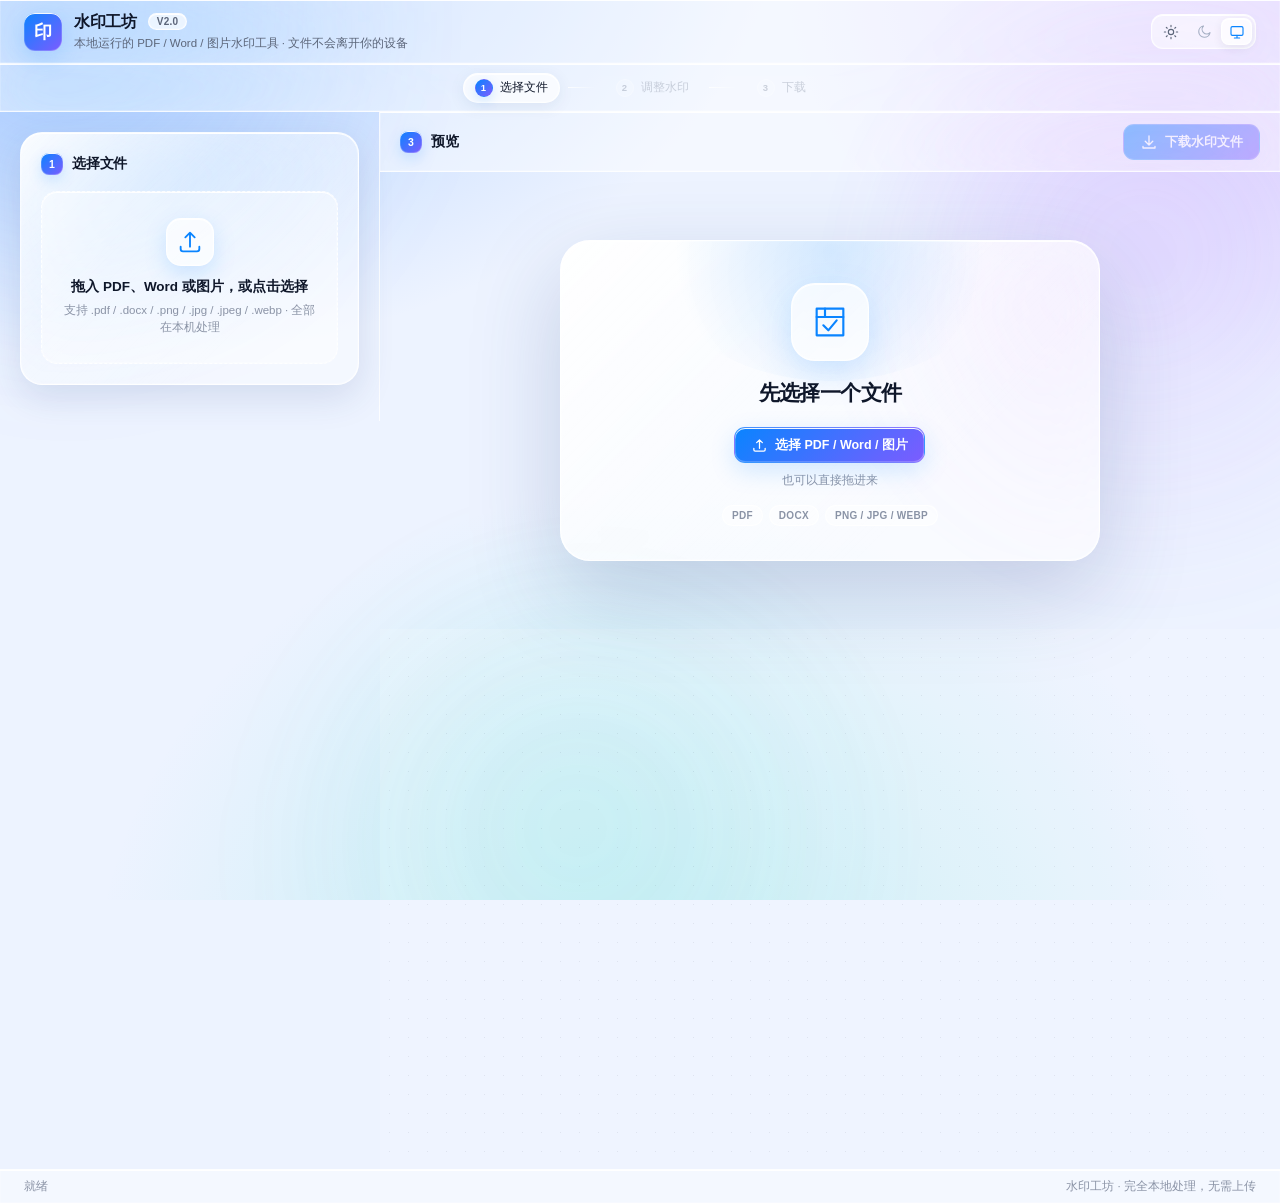
<file: 水印工坊V2.0/index.html>
<!doctype html>
<html lang="zh-CN">
<head>
  <meta charset="utf-8" />
  <meta name="viewport" content="width=device-width, initial-scale=1" />
  <script>
    (function () {
      var pref = "system";
      try { pref = localStorage.getItem("wm-theme") || "system"; } catch (e) {}
      var dark = pref === "dark" || (pref === "system" && window.matchMedia("(prefers-color-scheme: dark)").matches);
      document.documentElement.dataset.theme = dark ? "dark" : "light";
      document.documentElement.style.colorScheme = dark ? "dark" : "light";
    })();
  </script>
  <title>水印工坊 V2.0 · 本地多格式水印工具</title>
  <link rel="stylesheet" href="styles.css" />
</head>
<body>
  <div class="app">
    <div class="ambient" aria-hidden="true">
      <span class="ambient-blob blob-a"></span>
      <span class="ambient-blob blob-b"></span>
      <span class="ambient-blob blob-c"></span>
    </div>
    <div id="cursorGlow" class="cursor-glow" aria-hidden="true"></div>
    <header class="topbar">
      <div class="brand">
        <div class="brand-mark" aria-hidden="true">印</div>
        <div class="brand-text">
          <h1>水印工坊 <span class="version-badge">V2.0</span></h1>
          <p>本地运行的 PDF / Word / 图片水印工具 · 文件不会离开你的设备</p>
        </div>
      </div>
      <div class="theme-switch" id="themeSwitch" role="group" aria-label="外观模式">
        <button type="button" class="theme-btn" data-theme="light" title="白天模式" aria-label="白天模式">
          <svg viewBox="0 0 24 24" width="16" height="16" fill="none" stroke="currentColor" stroke-width="1.7" stroke-linecap="round" stroke-linejoin="round"><circle cx="12" cy="12" r="4"/><path d="M12 2v2m0 16v2M4.93 4.93l1.42 1.42m11.3 11.3 1.42 1.42M2 12h2m16 0h2M4.93 19.07l1.42-1.42m11.3-11.3 1.42-1.42"/></svg>
        </button>
        <button type="button" class="theme-btn" data-theme="dark" title="夜间模式" aria-label="夜间模式">
          <svg viewBox="0 0 24 24" width="16" height="16" fill="none" stroke="currentColor" stroke-width="1.7" stroke-linecap="round" stroke-linejoin="round"><path d="M21 12.8A8.5 8.5 0 1 1 11.2 3 6.6 6.6 0 0 0 21 12.8Z"/></svg>
        </button>
        <button type="button" class="theme-btn" data-theme="system" title="跟随系统" aria-label="跟随系统">
          <svg viewBox="0 0 24 24" width="16" height="16" fill="none" stroke="currentColor" stroke-width="1.7" stroke-linecap="round" stroke-linejoin="round"><rect x="3" y="4" width="18" height="13" rx="2"/><path d="M8 21h8m-4-4v4"/></svg>
        </button>
      </div>
    </header>

    <div class="flowbar" id="flowbar" aria-label="使用步骤">
      <div class="flow-step active" data-step="1"><span class="flow-num">1</span><span class="flow-label">选择文件</span></div>
      <span class="flow-line"></span>
      <div class="flow-step" data-step="2"><span class="flow-num">2</span><span class="flow-label">调整水印</span></div>
      <span class="flow-line"></span>
      <div class="flow-step" data-step="3"><span class="flow-num">3</span><span class="flow-label">下载</span></div>
    </div>

    <main class="layout">
      <aside class="panel">
        <!-- 文件 -->
        <section class="card">
          <div class="card-head">
            <span class="step">1</span>
            <h2>选择文件</h2>
          </div>
          <div id="dropzone" class="dropzone" tabindex="0" role="button" aria-label="选择或拖入文件">
            <input type="file" id="fileInput" accept=".pdf,.docx,.png,.jpg,.jpeg,.webp" hidden />
            <div class="dz-icon">
              <svg viewBox="0 0 24 24" width="28" height="28" fill="none" stroke="currentColor" stroke-width="1.6" stroke-linecap="round" stroke-linejoin="round">
                <path d="M12 16V4m0 0L8 8m4-4l4 4" />
                <path d="M4 16v2a2 2 0 0 0 2 2h12a2 2 0 0 0 2-2v-2" />
              </svg>
            </div>
            <p class="dz-title">拖入 PDF、Word 或图片，或点击选择</p>
            <p class="dz-hint">支持 .pdf / .docx / .png / .jpg / .jpeg / .webp · 全部在本机处理</p>
          </div>
          <div id="fileInfo" class="file-info hidden">
            <div class="file-thumb">
              <svg viewBox="0 0 24 24" width="22" height="22" fill="none" stroke="currentColor" stroke-width="1.6" stroke-linecap="round" stroke-linejoin="round">
                <path d="M14 2H6a2 2 0 0 0-2 2v16a2 2 0 0 0 2 2h12a2 2 0 0 0 2-2V8z" />
                <path d="M14 2v6h6" />
              </svg>
            </div>
            <div class="file-text">
              <div id="fileName" class="file-name">未命名文件</div>
              <div id="fileMeta" class="file-meta">—</div>
            </div>
            <button id="changeFileBtn" class="btn btn-ghost btn-sm" type="button">更换</button>
          </div>
        </section>

        <!-- 设置 -->
        <section id="settingsCard" class="card hidden">
          <div class="card-head">
            <span class="step">2</span>
            <h2>水印设置</h2>
          </div>

          <!-- 类型 -->
          <div class="seg seg-2" id="typeSeg">
            <button class="seg-btn active" data-type="text" type="button">文字水印</button>
            <button class="seg-btn" data-type="image" type="button">图片水印</button>
          </div>

          <!-- 样式预设 -->
          <div class="field">
            <label class="field-label">样式预设</label>
            <div class="chips" id="presetChips">
              <button class="chip" data-preset="default" type="button">默认浅印</button>
              <button class="chip" data-preset="confidential" type="button">机密居中</button>
              <button class="chip" data-preset="stamp" type="button">红章</button>
              <button class="chip" data-preset="diagonal" type="button">斜排平铺</button>
              <button class="chip" data-preset="light" type="button">浅色平铺</button>
            </div>
          </div>

          <!-- 通用样式（文字 / 图片共用） -->
          <div class="field">
            <div class="field-label-row">
              <label class="field-label" for="opacityRange">不透明度</label>
              <span class="value-badge">
                <input id="opacityInput" class="num-input" type="number" min="1" max="100" step="1" value="40" inputmode="decimal" aria-label="不透明度数值" />
                <span class="unit">%</span>
              </span>
            </div>
            <input type="range" id="opacityRange" class="range" min="1" max="100" step="1" value="40" />
          </div>

          <div class="field">
            <div class="field-label-row">
              <label class="field-label" for="angleRange">倾斜角度</label>
              <span class="value-badge">
                <input id="angleInput" class="num-input" type="number" min="-180" max="180" step="1" value="-30" inputmode="decimal" aria-label="倾斜角度数值" />
                <span class="unit">°</span>
              </span>
            </div>
            <input type="range" id="angleRange" class="range" min="-180" max="180" step="1" value="-30" />
          </div>

          <!-- 文字设置 -->
          <div id="textSection">
            <div class="field">
              <label class="field-label" for="textInput">文字内容</label>
              <textarea id="textInput" class="input textarea" rows="2" placeholder="输入水印文字，可换行">水印</textarea>
            </div>

            <div class="field">
              <label class="field-label" for="fontSelect">字体</label>
              <select id="fontSelect" class="input"></select>
            </div>

            <div class="field">
              <div class="field-label-row">
                <label class="field-label" for="fontSizeRange">字号</label>
                <span class="value-badge">
                  <input id="fontSizeInput" class="num-input" type="number" min="8" max="300" step="1" value="64" inputmode="decimal" aria-label="字号数值" />
                  <span class="unit">pt</span>
                </span>
              </div>
              <input type="range" id="fontSizeRange" class="range" min="8" max="300" step="1" value="64" />
            </div>

            <div class="field">
              <div class="field-label-row">
                <label class="field-label">颜色</label>
                <label class="color-input-wrap" title="自定义颜色">
                  <input type="color" id="colorInput" value="#e11d48" />
                  <span class="color-hex" id="colorHex">#e11d48</span>
                </label>
              </div>
              <div class="swatches" id="colorSwatches"></div>
            </div>

            <div class="field">
              <div class="field-label-row">
                <label class="field-label" for="letterSpacingRange">字间距</label>
                <span class="value-badge">
                  <input id="letterSpacingInput" class="num-input" type="number" min="0" max="120" step="1" value="0" inputmode="decimal" aria-label="字间距数值" />
                  <span class="unit">pt</span>
                </span>
              </div>
              <input type="range" id="letterSpacingRange" class="range" min="0" max="120" step="1" value="0" />
            </div>

            <div class="field field-row">
              <label class="switch">
                <input type="checkbox" id="boldToggle" />
                <span class="switch-track"></span>
                <span class="switch-label">加粗</span>
              </label>
              <label class="switch">
                <input type="checkbox" id="outlineToggle" />
                <span class="switch-track"></span>
                <span class="switch-label">描边</span>
              </label>
              <label class="switch">
                <input type="checkbox" id="shadowToggle" />
                <span class="switch-track"></span>
                <span class="switch-label">阴影</span>
              </label>
            </div>
          </div>

          <!-- 图片水印设置 -->
          <div id="imageSection" class="hidden">
            <div class="field">
              <label class="field-label">水印图片</label>
              <div id="imageDropzone" class="image-dropzone" tabindex="0" role="button" aria-label="上传水印图片">
                <input type="file" id="watermarkImageInput" accept=".png,.jpg,.jpeg,.webp,.svg" hidden />
                <img id="watermarkImagePreview" class="hidden" alt="水印图片预览" />
                <div id="imageDropzoneEmpty" class="image-dropzone-empty">
                  <svg viewBox="0 0 24 24" width="22" height="22" fill="none" stroke="currentColor" stroke-width="1.6" stroke-linecap="round" stroke-linejoin="round">
                    <rect x="3" y="3" width="18" height="18" rx="3" />
                    <circle cx="8.5" cy="8.5" r="1.5" />
                    <path d="m21 15-5-5L5 21" />
                  </svg>
                  <span>上传图片（建议透明 PNG）</span>
                </div>
              </div>
              <button id="imageRemoveBtn" class="btn btn-ghost btn-sm hidden" type="button">移除图片</button>
            </div>

            <div class="field">
              <div class="field-label-row">
                <label class="field-label" for="imageScaleRange">图片缩放</label>
                <span class="value-badge">
                  <input id="imageScaleInput" class="num-input" type="number" min="2" max="120" step="1" value="30" inputmode="decimal" aria-label="图片缩放数值" />
                  <span class="unit">%</span>
                </span>
              </div>
              <input type="range" id="imageScaleRange" class="range" min="2" max="120" step="1" value="30" />
            </div>
          </div>

          <!-- 布局 -->
          <div class="field">
            <label class="field-label">布局方式</label>
            <div class="seg seg-2" id="layoutSeg">
              <button class="seg-btn active" data-layout="tile" type="button">平铺</button>
              <button class="seg-btn" data-layout="single" type="button">单个</button>
            </div>
          </div>

          <div id="positionSection" class="hidden">
            <div class="field">
              <label class="field-label">位置</label>
              <div class="pos-grid" id="positionGrid">
                <button data-pos="nw" type="button" aria-label="左上"></button>
                <button data-pos="n" type="button" aria-label="上"></button>
                <button data-pos="ne" type="button" aria-label="右上"></button>
                <button data-pos="w" type="button" aria-label="左"></button>
                <button data-pos="c" class="active" type="button" aria-label="居中"></button>
                <button data-pos="e" type="button" aria-label="右"></button>
                <button data-pos="sw" type="button" aria-label="左下"></button>
                <button data-pos="s" type="button" aria-label="下"></button>
                <button data-pos="se" type="button" aria-label="右下"></button>
              </div>
            </div>

            <div class="field">
              <div class="field-label-row">
                <label class="field-label" for="marginRange">边距</label>
                <span class="value-badge">
                  <input id="marginInput" class="num-input" type="number" min="0" max="300" step="1" value="40" inputmode="decimal" aria-label="边距数值" />
                  <span class="unit">pt</span>
                </span>
              </div>
              <input type="range" id="marginRange" class="range" min="0" max="300" step="1" value="40" />
            </div>

            <div class="field">
              <div class="field-label-row">
                <label class="field-label" for="offsetXRange">水平偏移</label>
                <span class="value-badge">
                  <input id="offsetXInput" class="num-input" type="number" min="-400" max="400" step="1" value="0" inputmode="decimal" aria-label="水平偏移数值" />
                  <span class="unit">pt</span>
                </span>
              </div>
              <input type="range" id="offsetXRange" class="range" min="-400" max="400" step="1" value="0" />
            </div>

            <div class="field">
              <div class="field-label-row">
                <label class="field-label" for="offsetYRange">垂直偏移</label>
                <span class="value-badge">
                  <input id="offsetYInput" class="num-input" type="number" min="-400" max="400" step="1" value="0" inputmode="decimal" aria-label="垂直偏移数值" />
                  <span class="unit">pt</span>
                </span>
              </div>
              <input type="range" id="offsetYRange" class="range" min="-400" max="400" step="1" value="0" />
            </div>
          </div>

          <div id="tileSection">
            <div class="field">
              <div class="field-label-row">
                <label class="field-label" for="tileGapXRange">水平间距</label>
                <span class="value-badge">
                  <input id="tileGapXInput" class="num-input" type="number" min="-200" max="600" step="1" value="60" inputmode="decimal" aria-label="水平间距数值" />
                  <span class="unit">pt</span>
                </span>
              </div>
              <input type="range" id="tileGapXRange" class="range" min="-200" max="600" step="1" value="60" />
            </div>

            <div class="field">
              <div class="field-label-row">
                <label class="field-label" for="tileGapYRange">垂直间距</label>
                <span class="value-badge">
                  <input id="tileGapYInput" class="num-input" type="number" min="-200" max="600" step="1" value="60" inputmode="decimal" aria-label="垂直间距数值" />
                  <span class="unit">pt</span>
                </span>
              </div>
              <input type="range" id="tileGapYRange" class="range" min="-200" max="600" step="1" value="60" />
            </div>
          </div>

          <!-- 层级 -->
          <div class="field" id="layerField">
            <label class="field-label">水印层级</label>
            <div class="seg seg-2" id="layerSeg">
              <button class="seg-btn active" data-layer="under" type="button">内容下方</button>
              <button class="seg-btn" data-layer="over" type="button">内容上方</button>
            </div>
          </div>

          <!-- 页面范围 -->
          <div class="field" id="pagesField">
            <label class="field-label">应用于</label>
            <div class="seg seg-2" id="pagesSeg">
              <button class="seg-btn active" data-pages="all" type="button">全部页面</button>
              <button class="seg-btn" data-pages="range" type="button">指定页面</button>
            </div>
          </div>
          <div class="field hidden" id="pagesRangeWrap">
            <label class="field-label" for="pagesRange">页码（如 1-3,5,7）</label>
            <input type="text" id="pagesRange" class="input" value="1" />
          </div>
          <p class="field-hint" id="pagesHint"></p>

          <!-- 输出格式 -->
          <div class="field" id="outputField">
            <label class="field-label" for="outputFormat">输出格式</label>
            <select id="outputFormat" class="input"></select>
            <p class="field-hint" id="outputHint"></p>
          </div>
        </section>
      </aside>

      <!-- 预览 -->
      <section class="preview">
        <div class="preview-toolbar">
          <div class="preview-title">
            <span class="step">3</span>
            <h2>预览</h2>
            <span id="pageInfo" class="page-info hidden"></span>
          </div>
          <div class="preview-tools">
            <div class="pager hidden" id="pager">
              <button id="prevPageBtn" class="btn btn-ghost btn-sm" type="button" aria-label="上一页">‹</button>
              <span id="pageIndicator" class="page-indicator">1 / 1</span>
              <button id="nextPageBtn" class="btn btn-ghost btn-sm" type="button" aria-label="下一页">›</button>
            </div>
            <button id="downloadBtn" class="btn btn-primary" type="button" disabled>
              <svg viewBox="0 0 24 24" width="18" height="18" fill="none" stroke="currentColor" stroke-width="1.8" stroke-linecap="round" stroke-linejoin="round">
                <path d="M12 4v12m0 0 5-5m-5 5-5-5" />
                <path d="M4 18v2h16v-2" />
              </svg>
              下载水印文件
            </button>
          </div>
        </div>

        <div class="preview-stage">
          <div id="emptyState" class="empty-state hero">
            <div class="hero-glow"></div>
            <div class="empty-icon hero-icon">
              <svg viewBox="0 0 24 24" width="40" height="40" fill="none" stroke="currentColor" stroke-width="1.3" stroke-linecap="round" stroke-linejoin="round">
                <path d="M4 4h16v16H4z" rx="2" />
                <path d="M4 9h16M9 4v5" />
                <path d="M8 14l3 3 5-6" />
              </svg>
            </div>
            <p class="empty-title">先选择一个文件</p>
            <button id="heroPickBtn" class="btn btn-primary hero-cta" type="button">
              <svg viewBox="0 0 24 24" width="17" height="17" fill="none" stroke="currentColor" stroke-width="1.8" stroke-linecap="round" stroke-linejoin="round"><path d="M12 16V4m0 0L8 8m4-4 4 4"/><path d="M4 16v2a2 2 0 0 0 2 2h12a2 2 0 0 0 2-2v-2"/></svg>
              选择 PDF / Word / 图片
            </button>
            <p class="empty-hint">也可以直接拖进来</p>
            <div class="hero-formats"><span>PDF</span><span>DOCX</span><span>PNG / JPG / WEBP</span></div>
          </div>
          <div class="canvas-scroll" id="canvasScroll">
            <canvas id="previewCanvas" class="hidden"></canvas>
            <div id="docxPreview" class="docx-preview hidden"></div>
          </div>
        </div>
      </section>
    </main>

    <footer class="statusbar">
      <span id="statusText">就绪</span>
      <span class="statusbar-right">水印工坊 · 完全本地处理，无需上传</span>
    </footer>
  </div>

  <div id="toast" class="toast" role="status" aria-live="polite"></div>

  <script src="vendor/pdf-lib.min.js"></script>
  <script src="vendor/fontkit.umd.min.js"></script>
  <script src="vendor/pdf.min.js"></script>
  <script src="vendor/jszip.min.js"></script>
  <script src="vendor/docx-preview.min.js"></script>
  <script src="fonts-data.js"></script>
  <script src="app.js"></script>
</body>
</html>
</file>
<file: 水印工坊V2.0/styles.css>
:root {
  --font-ui: -apple-system, BlinkMacSystemFont, "SF Pro Display", "SF Pro Text",
    "Segoe UI", "PingFang SC", "Microsoft YaHei", sans-serif;
  --bg: #edf3ff;
  --blob1: rgba(104, 166, 255, 0.55);
  --blob2: rgba(190, 144, 255, 0.38);
  --blob3: rgba(84, 220, 213, 0.28);
  --noise-opacity: 0.035;
  --text: #0f172a;
  --muted: #5c667a;
  --faint: #8a93a6;
  --glass: rgba(255, 255, 255, 0.42);
  --glass-strong: rgba(255, 255, 255, 0.68);
  --glass-border: rgba(255, 255, 255, 0.82);
  --glass-sheen: linear-gradient(135deg, rgba(255, 255, 255, 0.9), rgba(255, 255, 255, 0.16) 38%, transparent 72%);
  --input: rgba(255, 255, 255, 0.4);
  --input-border: rgba(255, 255, 255, 0.78);
  --track: rgba(15, 23, 42, 0.12);
  --accent: #0a84ff;
  --accent-2: #7c5cff;
  --accent-soft: rgba(10, 132, 255, 0.17);
  --accent-grad: linear-gradient(135deg, #0a84ff, #7c5cff);
  --shadow: 0 32px 90px rgba(46, 74, 132, 0.22);
  --shadow-sm: 0 12px 36px rgba(46, 74, 132, 0.14);
  --inner: inset 0 1px 0 rgba(255, 255, 255, 0.95), inset 0 -1px 0 rgba(255, 255, 255, 0.2), inset 1px 0 0 rgba(255, 255, 255, 0.16), inset -1px 0 0 rgba(255, 255, 255, 0.16);
  --stage: rgba(255, 255, 255, 0.14);
  --stage-dot: rgba(15, 23, 42, 0.075);
  --radius: 22px;
  --radius-sm: 12px;
  --spring: cubic-bezier(0.22, 1.25, 0.36, 1);
  --spring-soft: cubic-bezier(0.2, 0.9, 0.2, 1.08);
  color-scheme: light;
}

[data-theme="dark"] {
  --bg: #070a14;
  --blob1: rgba(28, 104, 255, 0.3);
  --blob2: rgba(132, 82, 255, 0.25);
  --blob3: rgba(20, 184, 166, 0.14);
  --noise-opacity: 0.06;
  --text: #f3f6ff;
  --muted: #a5afc4;
  --faint: #77829a;
  --glass: rgba(16, 22, 38, 0.46);
  --glass-strong: rgba(24, 31, 50, 0.7);
  --glass-border: rgba(255, 255, 255, 0.16);
  --glass-sheen: linear-gradient(135deg, rgba(255, 255, 255, 0.22), rgba(255, 255, 255, 0.04) 42%, transparent 74%);
  --input: rgba(255, 255, 255, 0.065);
  --input-border: rgba(255, 255, 255, 0.14);
  --track: rgba(255, 255, 255, 0.14);
  --accent: #4da3ff;
  --accent-2: #a78bfa;
  --accent-soft: rgba(77, 163, 255, 0.2);
  --accent-grad: linear-gradient(135deg, #2388ff, #8b5cf6);
  --shadow: 0 34px 90px rgba(0, 0, 0, 0.62);
  --shadow-sm: 0 14px 44px rgba(0, 0, 0, 0.38);
  --inner: inset 0 1px 0 rgba(255, 255, 255, 0.22), inset 0 -1px 0 rgba(255, 255, 255, 0.04), inset 1px 0 0 rgba(255, 255, 255, 0.06), inset -1px 0 0 rgba(255, 255, 255, 0.06);
  --stage: rgba(255, 255, 255, 0.025);
  --stage-dot: rgba(255, 255, 255, 0.08);
  color-scheme: dark;
}

* {
  box-sizing: border-box;
}

html {
  height: 100%;
}

body {
  min-height: 100%;
  margin: 0;
  color: var(--text);
  background:
    radial-gradient(1100px 760px at 8% -12%, var(--blob1), transparent 62%),
    radial-gradient(900px 720px at 102% -4%, var(--blob2), transparent 58%),
    radial-gradient(900px 820px at 52% 112%, var(--blob3), transparent 64%),
    var(--bg);
  background-attachment: fixed;
  font-family: var(--font-ui);
  -webkit-font-smoothing: antialiased;
  text-rendering: optimizeLegibility;
  transition: color 0.3s ease, background-color 0.45s ease;
}

body::before {
  content: "";
  position: fixed;
  inset: 0;
  z-index: 0;
  pointer-events: none;
  opacity: var(--noise-opacity);
  mix-blend-mode: soft-light;
  background-image: url("data:image/svg+xml,%3Csvg xmlns='http://www.w3.org/2000/svg' width='160' height='160'%3E%3Cfilter id='n'%3E%3CfeTurbulence type='fractalNoise' baseFrequency='.92' numOctaves='2' stitchTiles='stitch'/%3E%3C/filter%3E%3Crect width='100%25' height='100%25' filter='url(%23n)' opacity='.45'/%3E%3C/svg%3E");
}

.ambient {
  position: fixed;
  inset: 0;
  z-index: 0;
  overflow: hidden;
  pointer-events: none;
}

.ambient-blob {
  position: absolute;
  width: 46vw;
  height: 46vw;
  min-width: 380px;
  min-height: 380px;
  border-radius: 50%;
  filter: blur(72px);
  opacity: 0.62;
  will-change: transform;
}

.blob-a {
  top: -16vw;
  left: -12vw;
  background: radial-gradient(circle at 36% 36%, var(--blob1), transparent 68%);
  animation: driftA 22s ease-in-out infinite alternate;
}

.blob-b {
  top: 2vh;
  right: -16vw;
  background: radial-gradient(circle at 42% 40%, var(--blob2), transparent 68%);
  animation: driftB 27s ease-in-out infinite alternate;
}

.blob-c {
  bottom: -30vh;
  left: 24vw;
  background: radial-gradient(circle at 46% 42%, var(--blob3), transparent 70%);
  animation: driftC 31s ease-in-out infinite alternate;
}

.cursor-glow {
  position: fixed;
  top: 0;
  left: 0;
  z-index: 0;
  width: 480px;
  height: 480px;
  border-radius: 50%;
  opacity: 0;
  pointer-events: none;
  background: radial-gradient(circle, rgba(92, 164, 255, 0.24), rgba(150, 100, 255, 0.11) 42%, transparent 72%);
  filter: blur(16px);
  mix-blend-mode: soft-light;
  transition: opacity 0.35s ease;
  will-change: transform;
}

[data-theme="dark"] .cursor-glow {
  background: radial-gradient(circle, rgba(76, 152, 255, 0.3), rgba(151, 99, 255, 0.13) 45%, transparent 74%);
  mix-blend-mode: screen;
}

.cursor-glow.visible {
  opacity: 0.72;
}

@keyframes driftA {
  from { transform: translate3d(0, 0, 0) scale(1); }
  to { transform: translate3d(8vw, 7vh, 0) scale(1.12); }
}

@keyframes driftB {
  from { transform: translate3d(0, 0, 0) scale(1.04); }
  to { transform: translate3d(-7vw, 10vh, 0) scale(0.94); }
}

@keyframes driftC {
  from { transform: translate3d(0, 0, 0) scale(0.96); }
  to { transform: translate3d(10vw, -8vh, 0) scale(1.1); }
}

button,
input,
select,
textarea {
  font: inherit;
}

button {
  cursor: pointer;
}

.app {
  position: relative;
  z-index: 1;
  min-height: 100vh;
  display: flex;
  flex-direction: column;
}

/* ---------- Topbar ---------- */
.topbar {
  position: sticky;
  top: 0;
  z-index: 20;
  height: 64px;
  display: flex;
  align-items: center;
  justify-content: space-between;
  padding: 0 24px;
  border-bottom: 1px solid var(--glass-border);
  background: var(--glass);
  box-shadow: var(--inner);
  backdrop-filter: blur(30px) saturate(180%);
  -webkit-backdrop-filter: blur(30px) saturate(180%);
  transition: background-color 0.35s ease, border-color 0.35s ease;
}

.brand {
  display: flex;
  align-items: center;
  gap: 12px;
}

.brand-mark {
  width: 38px;
  height: 38px;
  display: grid;
  place-items: center;
  border-radius: 11px;
  background: var(--accent-grad);
  color: #fff;
  font-size: 18px;
  font-weight: 600;
  box-shadow: 0 8px 24px var(--accent-soft), var(--inner);
}

.brand-text h1 {
  margin: 0;
  font-size: 16px;
  font-weight: 650;
  letter-spacing: -0.022em;
}

.brand-text p {
  margin: 3px 0 0;
  color: var(--muted);
  font-size: 11.5px;
}

.version-badge {
  display: inline-block;
  margin-left: 7px;
  padding: 2px 8px;
  border: 1px solid var(--glass-border);
  border-radius: 999px;
  background: var(--glass-strong);
  color: var(--muted);
  font-size: 10px;
  font-weight: 600;
  letter-spacing: 0.03em;
  vertical-align: 2px;
  box-shadow: var(--inner);
}

.theme-switch {
  display: flex;
  gap: 2px;
  padding: 3px;
  border: 1px solid var(--glass-border);
  border-radius: 12px;
  background: var(--input);
  box-shadow: var(--inner);
  backdrop-filter: blur(20px) saturate(180%);
  -webkit-backdrop-filter: blur(20px) saturate(180%);
}

.theme-btn {
  width: 31px;
  height: 27px;
  display: grid;
  place-items: center;
  padding: 0;
  border: 1px solid transparent;
  border-radius: 8px;
  background: transparent;
  color: var(--muted);
  transition: transform 0.35s var(--spring), background 0.18s, color 0.18s, box-shadow 0.18s;
}

.theme-btn:hover {
  color: var(--text);
  background: rgba(255, 255, 255, 0.2);
}

.theme-btn.active {
  color: var(--accent);
  background: var(--glass-strong);
  border-color: var(--glass-border);
  box-shadow: var(--inner), 0 3px 10px rgba(20, 40, 80, 0.08);
}

/* ---------- Flow bar ---------- */
.flowbar {
  position: sticky;
  top: 64px;
  z-index: 19;
  min-height: 48px;
  display: flex;
  align-items: center;
  justify-content: center;
  gap: 8px;
  padding: 0 16px;
  border-bottom: 1px solid var(--glass-border);
  background: var(--glass);
  box-shadow: var(--inner);
  backdrop-filter: blur(28px) saturate(180%);
  -webkit-backdrop-filter: blur(28px) saturate(180%);
  transition: background-color 0.35s ease, border-color 0.35s ease;
}

.flow-step {
  display: inline-flex;
  align-items: center;
  gap: 7px;
  padding: 5px 11px;
  border: 1px solid transparent;
  border-radius: 999px;
  color: var(--faint);
  font-size: 11.5px;
  font-weight: 550;
  transition: transform 0.35s var(--spring), background 0.2s, color 0.2s, border-color 0.2s, box-shadow 0.2s;
}

.flow-num {
  width: 18px;
  height: 18px;
  display: grid;
  place-items: center;
  border: 1px solid var(--glass-border);
  border-radius: 50%;
  background: var(--input);
  font-size: 9.5px;
  font-weight: 700;
}

.flow-step.active {
  color: var(--text);
  border-color: var(--glass-border);
  background: var(--glass-strong);
  box-shadow: var(--inner), 0 4px 16px rgba(30, 60, 120, 0.08);
}

.flow-step.active .flow-num {
  border-color: transparent;
  background: var(--accent-grad);
  color: #fff;
  box-shadow: 0 4px 12px var(--accent-soft);
  animation: numberGlow 3s ease-in-out infinite;
}

.flow-step.done {
  color: var(--muted);
}

.flow-step.done .flow-num {
  border-color: var(--accent-soft);
  background: var(--accent-soft);
  color: var(--accent);
}

.flow-step.ready {
  color: var(--accent);
  border-color: var(--accent-soft);
}

.flow-step.ready .flow-num {
  border-color: var(--accent-soft);
  background: var(--accent-soft);
  color: var(--accent);
}

.flow-step.locked {
  opacity: 0.4;
}

.flow-line {
  width: 28px;
  height: 1px;
  background: linear-gradient(90deg, var(--glass-border), transparent);
}

/* ---------- Layout / glass cards ---------- */
.layout {
  position: relative;
  z-index: 1;
  flex: 1;
  display: grid;
  grid-template-columns: 380px 1fr;
  align-items: start;
  min-height: 0;
}

.panel {
  padding: 20px;
  border-right: 1px solid var(--glass-border);
}

.card {
  position: relative;
  margin-bottom: 16px;
  padding: 20px;
  border: 1px solid var(--glass-border);
  border-radius: var(--radius);
  background-color: var(--glass);
  background-image: var(--glass-sheen);
  box-shadow: var(--inner), var(--shadow-sm);
  backdrop-filter: blur(30px) saturate(180%);
  -webkit-backdrop-filter: blur(30px) saturate(180%);
  animation: glassIn 0.8s var(--spring) backwards;
  transition: transform 0.42s var(--spring), background-color 0.35s ease, border-color 0.35s ease, box-shadow 0.42s ease;
}

.card::before {
  content: "";
  position: absolute;
  inset: 0;
  border-radius: inherit;
  pointer-events: none;
  opacity: 0;
  background: radial-gradient(340px circle at var(--mx, 50%) var(--my, 50%), rgba(255, 255, 255, 0.24), transparent 58%);
  transition: opacity 0.3s ease;
}

.card::after {
  content: "";
  position: absolute;
  top: 0;
  left: 12%;
  right: 12%;
  height: 1px;
  pointer-events: none;
  opacity: 0.58;
  background: linear-gradient(90deg, transparent, rgba(255, 255, 255, 0.92), transparent);
  transition: opacity 0.3s ease;
}

.card.attention {
  animation: cardAttention 1.8s ease;
}

@keyframes cardAttention {
  0% {
    border-color: var(--glass-border);
    box-shadow: var(--inner), var(--shadow-sm);
  }
  30% {
    border-color: var(--accent);
    box-shadow: 0 0 0 4px var(--accent-soft), var(--inner), var(--shadow);
  }
  100% {
    border-color: var(--glass-border);
    box-shadow: var(--inner), var(--shadow-sm);
  }
}

@keyframes glassIn {
  from {
    opacity: 0;
    transform: translateY(10px) scale(0.985);
  }
  to {
    opacity: 1;
    transform: translateY(0) scale(1);
  }
}

.card-head {
  display: flex;
  align-items: center;
  gap: 9px;
  margin-bottom: 16px;
}

.card-head h2,
.preview-title h2 {
  margin: 0;
  font-size: 14px;
  font-weight: 650;
  letter-spacing: -0.015em;
}

.step {
  width: 22px;
  height: 22px;
  display: inline-grid;
  place-items: center;
  border-radius: 8px;
  background: var(--accent-grad);
  color: #fff;
  font-size: 10.5px;
  font-weight: 700;
  box-shadow: 0 5px 14px var(--accent-soft), var(--inner);
}

/* ---------- Dropzone / file ---------- */
.dropzone {
  padding: 26px 16px;
  border: 1px dashed var(--glass-border);
  border-radius: 16px;
  background: var(--input);
  box-shadow: var(--inner);
  text-align: center;
  cursor: pointer;
  transition: border-color 0.2s, background 0.2s, transform 0.2s, box-shadow 0.2s;
}

.dropzone:hover,
.dropzone.drag {
  border-color: var(--accent);
  background: var(--glass-strong);
  transform: translateY(-1px);
  box-shadow: 0 12px 30px var(--accent-soft), var(--inner);
}

.dropzone:focus-visible {
  outline: 2px solid var(--accent);
  outline-offset: 2px;
}

.dz-icon {
  width: 48px;
  height: 48px;
  margin: 0 auto 12px;
  display: grid;
  place-items: center;
  border: 1px solid var(--glass-border);
  border-radius: 15px;
  background: var(--glass-strong);
  color: var(--accent);
  box-shadow: var(--inner), 0 8px 22px var(--accent-soft);
}

.dz-title {
  margin: 0;
  font-size: 13.5px;
  font-weight: 600;
}

.dz-hint {
  margin: 6px 0 0;
  color: var(--faint);
  font-size: 11.5px;
  line-height: 1.5;
}

.file-info {
  display: flex;
  align-items: center;
  gap: 11px;
  padding: 11px;
  border: 1px solid var(--glass-border);
  border-radius: 15px;
  background: var(--input);
  box-shadow: var(--inner);
}

.file-thumb {
  width: 38px;
  height: 38px;
  flex: none;
  display: grid;
  place-items: center;
  border: 1px solid var(--glass-border);
  border-radius: 11px;
  background: var(--glass-strong);
  color: var(--accent);
  box-shadow: var(--inner);
}

.file-text {
  flex: 1;
  min-width: 0;
}

.file-name {
  overflow: hidden;
  font-size: 12.5px;
  font-weight: 600;
  text-overflow: ellipsis;
  white-space: nowrap;
}

.file-meta {
  margin-top: 2px;
  color: var(--muted);
  font-size: 11.5px;
}

/* ---------- Fields ---------- */
.field {
  margin-bottom: 16px;
}

.field:last-child {
  margin-bottom: 0;
}

.field-row {
  display: flex;
  flex-wrap: wrap;
  align-items: center;
  gap: 14px 18px;
}

.field-label {
  display: block;
  margin-bottom: 7px;
  color: var(--muted);
  font-size: 12px;
  font-weight: 600;
}

.field-label-row {
  display: flex;
  align-items: center;
  justify-content: space-between;
  margin-bottom: 7px;
}

.field-label-row .field-label {
  margin-bottom: 0;
}

.field-hint {
  margin: 7px 0 0;
  color: var(--faint);
  font-size: 11.5px;
  line-height: 1.55;
}

.value-badge {
  display: inline-flex;
  align-items: center;
  gap: 2px;
  padding: 2px 8px;
  border: 1px solid var(--glass-border);
  border-radius: 8px;
  background: var(--input);
  color: var(--muted);
  font-size: 11.5px;
  font-variant-numeric: tabular-nums;
  box-shadow: var(--inner);
  transition: border-color 0.18s, box-shadow 0.18s;
}

.value-badge:focus-within {
  border-color: var(--accent);
  box-shadow: 0 0 0 3px var(--accent-soft), var(--inner);
}

.num-input {
  width: 3.9em;
  min-width: 0;
  margin: 0;
  padding: 0;
  border: 0;
  outline: none;
  background: transparent;
  color: inherit;
  font: inherit;
  font-variant-numeric: tabular-nums;
  text-align: right;
  appearance: textfield;
  -moz-appearance: textfield;
}

.num-input::-webkit-outer-spin-button,
.num-input::-webkit-inner-spin-button {
  -webkit-appearance: none;
  margin: 0;
}

.num-input:focus {
  color: var(--text);
}

.unit {
  color: var(--faint);
}

.input {
  width: 100%;
  padding: 10px 12px;
  border: 1px solid var(--input-border);
  border-radius: 11px;
  outline: none;
  background: var(--input);
  color: var(--text);
  font-size: 13px;
  box-shadow: var(--inner);
  backdrop-filter: blur(14px);
  -webkit-backdrop-filter: blur(14px);
  transition: border-color 0.18s, box-shadow 0.18s, background 0.18s;
}

.input::placeholder {
  color: var(--faint);
}

.input:focus {
  border-color: var(--accent);
  box-shadow: 0 0 0 3px var(--accent-soft), var(--inner);
}

.textarea {
  resize: vertical;
  line-height: 1.5;
}

select.input {
  appearance: none;
  background-image: url("data:image/svg+xml,%3Csvg xmlns='http://www.w3.org/2000/svg' width='12' height='12' viewBox='0 0 24 24' fill='none' stroke='%238a93a6' stroke-width='2' stroke-linecap='round' stroke-linejoin='round'%3E%3Cpath d='m6 9 6 6 6-6'/%3E%3C/svg%3E");
  background-repeat: no-repeat;
  background-position: right 11px center;
  padding-right: 32px;
}

/* ---------- Slider ---------- */
.range {
  width: 100%;
  height: 4px;
  appearance: none;
  -webkit-appearance: none;
  border-radius: 999px;
  outline: none;
  background: linear-gradient(
    to right,
    var(--accent) 0%,
    var(--accent) var(--fill, 50%),
    var(--track) var(--fill, 50%),
    var(--track) 100%
  );
  cursor: pointer;
}

.range::-webkit-slider-thumb {
  width: 17px;
  height: 17px;
  appearance: none;
  -webkit-appearance: none;
  border: 2px solid var(--accent);
  border-radius: 50%;
  background: #fff;
  box-shadow: 0 2px 8px rgba(10, 70, 150, 0.24), 0 0 0 3px rgba(255, 255, 255, 0.18);
  transition: transform 0.12s;
}

.range::-webkit-slider-thumb:hover {
  transform: scale(1.08);
}

.range::-moz-range-thumb {
  width: 15px;
  height: 15px;
  border: 2px solid var(--accent);
  border-radius: 50%;
  background: #fff;
  box-shadow: 0 2px 8px rgba(10, 70, 150, 0.24);
}

/* ---------- Segmented / chips ---------- */
.seg {
  display: grid;
  gap: 3px;
  margin-bottom: 16px;
  padding: 3px;
  border: 1px solid var(--glass-border);
  border-radius: 12px;
  background: var(--input);
  box-shadow: var(--inner);
}

.seg-2 {
  grid-template-columns: 1fr 1fr;
}

.seg-btn {
  padding: 8px 7px;
  border: 1px solid transparent;
  border-radius: 8px;
  background: transparent;
  color: var(--muted);
  font-size: 12.5px;
  font-weight: 600;
  transition: transform 0.35s var(--spring), background 0.18s, color 0.18s, border-color 0.18s, box-shadow 0.18s;
}

.seg-btn:hover {
  color: var(--text);
}

.seg-btn.active {
  border-color: var(--glass-border);
  background: var(--glass-strong);
  color: var(--accent);
  box-shadow: var(--inner), 0 4px 14px rgba(20, 50, 110, 0.08);
}

.seg-btn:disabled {
  opacity: 0.38;
  cursor: not-allowed;
}

.seg-btn:disabled:hover {
  color: var(--muted);
}

.chips {
  display: flex;
  flex-wrap: wrap;
  gap: 7px;
}

.chip {
  padding: 6px 11px;
  border: 1px solid var(--glass-border);
  border-radius: 999px;
  background: var(--input);
  color: var(--muted);
  font-size: 11.5px;
  font-weight: 550;
  box-shadow: var(--inner);
  transition: background 0.18s, color 0.18s, border-color 0.18s, transform 0.38s var(--spring);
}

.chip:hover {
  color: var(--text);
  background: var(--glass-strong);
  transform: translateY(-1px);
}

.chip.active {
  border-color: transparent;
  background: var(--accent-grad);
  color: #fff;
  box-shadow: 0 6px 18px var(--accent-soft), var(--inner);
}

/* ---------- Color ---------- */
.color-input-wrap {
  display: inline-flex;
  align-items: center;
  gap: 7px;
  cursor: pointer;
}

.color-input-wrap input[type="color"] {
  width: 25px;
  height: 25px;
  padding: 0;
  border: 1px solid var(--glass-border);
  border-radius: 8px;
  background: transparent;
  cursor: pointer;
  box-shadow: var(--inner);
}

.color-input-wrap input[type="color"]::-webkit-color-swatch-wrapper {
  padding: 0;
}

.color-input-wrap input[type="color"]::-webkit-color-swatch {
  border: none;
  border-radius: 6px;
}

.color-hex {
  color: var(--muted);
  font-size: 11.5px;
  font-variant-numeric: tabular-nums;
}

.swatches {
  display: flex;
  flex-wrap: wrap;
  gap: 7px;
}

.swatch {
  width: 25px;
  height: 25px;
  padding: 0;
  border: 1px solid rgba(255, 255, 255, 0.5);
  border-radius: 8px;
  box-shadow: 0 2px 8px rgba(20, 40, 80, 0.12), var(--inner);
  transition: transform 0.38s var(--spring), box-shadow 0.14s;
}

.swatch:hover {
  transform: scale(1.08);
}

.swatch.active {
  box-shadow: 0 0 0 2px var(--glass-strong), 0 0 0 4px var(--accent), var(--inner);
}

/* ---------- Switches ---------- */
.switch {
  display: inline-flex;
  align-items: center;
  gap: 8px;
  user-select: none;
  cursor: pointer;
}

.switch input {
  display: none;
}

.switch-track {
  position: relative;
  width: 38px;
  height: 21px;
  border: 1px solid var(--glass-border);
  border-radius: 999px;
  background: var(--track);
  box-shadow: var(--inner);
  transition: background 0.18s;
}

.switch-track::after {
  content: "";
  position: absolute;
  top: 3px;
  left: 3px;
  width: 14px;
  height: 14px;
  border-radius: 50%;
  background: #fff;
  box-shadow: 0 2px 6px rgba(20, 40, 80, 0.24);
  transition: transform 0.18s;
}

.switch input:checked + .switch-track {
  background: var(--accent-grad);
}

.switch input:checked + .switch-track::after {
  transform: translateX(17px);
}

.switch-label {
  color: var(--muted);
  font-size: 12px;
}

/* ---------- Image drop ---------- */
.image-dropzone {
  min-height: 92px;
  display: flex;
  align-items: center;
  justify-content: center;
  padding: 12px;
  border: 1px dashed var(--glass-border);
  border-radius: 15px;
  background: var(--input);
  box-shadow: var(--inner);
  overflow: hidden;
  cursor: pointer;
  transition: border-color 0.18s, background 0.18s;
}

.image-dropzone:hover {
  border-color: var(--accent);
  background: var(--glass-strong);
}

.image-dropzone img {
  max-width: 100%;
  max-height: 140px;
  object-fit: contain;
}

.image-dropzone-empty {
  display: flex;
  flex-direction: column;
  align-items: center;
  gap: 7px;
  color: var(--faint);
  font-size: 11.5px;
  text-align: center;
}

/* ---------- Position grid ---------- */
.pos-grid {
  display: grid;
  grid-template-columns: repeat(3, 1fr);
  gap: 5px;
  max-width: 180px;
}

.pos-grid button {
  position: relative;
  aspect-ratio: 1.4;
  border: 1px solid var(--glass-border);
  border-radius: 9px;
  background: var(--input);
  box-shadow: var(--inner);
  transition: transform 0.38s var(--spring), border-color 0.15s, background 0.15s, box-shadow 0.15s;
}

.pos-grid button::after {
  content: "";
  position: absolute;
  width: 6px;
  height: 6px;
  border-radius: 50%;
  background: var(--faint);
}

.pos-grid button[data-pos="nw"]::after { top: 6px; left: 6px; }
.pos-grid button[data-pos="n"]::after { top: 6px; left: 50%; transform: translateX(-50%); }
.pos-grid button[data-pos="ne"]::after { top: 6px; right: 6px; }
.pos-grid button[data-pos="w"]::after { left: 6px; top: 50%; transform: translateY(-50%); }
.pos-grid button[data-pos="c"]::after { left: 50%; top: 50%; transform: translate(-50%, -50%); }
.pos-grid button[data-pos="e"]::after { right: 6px; top: 50%; transform: translateY(-50%); }
.pos-grid button[data-pos="sw"]::after { bottom: 6px; left: 6px; }
.pos-grid button[data-pos="s"]::after { bottom: 6px; left: 50%; transform: translateX(-50%); }
.pos-grid button[data-pos="se"]::after { bottom: 6px; right: 6px; }

.pos-grid button:hover {
  border-color: var(--accent-soft);
}

.pos-grid button.active {
  border-color: var(--accent);
  background: var(--accent-soft);
  box-shadow: 0 0 0 3px var(--accent-soft), var(--inner);
}

.pos-grid button.active::after {
  background: var(--accent);
}

/* ---------- Preview ---------- */
.preview {
  min-width: 0;
  display: flex;
  flex-direction: column;
}

.preview-toolbar {
  display: flex;
  align-items: center;
  justify-content: space-between;
  min-height: 60px;
  padding: 0 20px;
  border-bottom: 1px solid var(--glass-border);
  background: var(--glass);
  box-shadow: var(--inner);
  backdrop-filter: blur(28px) saturate(180%);
  -webkit-backdrop-filter: blur(28px) saturate(180%);
}

.preview-title {
  display: flex;
  align-items: center;
  gap: 9px;
}

.page-info {
  margin-left: 4px;
  color: var(--faint);
  font-size: 11.5px;
}

.preview-tools {
  display: flex;
  align-items: center;
  gap: 10px;
}

.pager {
  display: flex;
  align-items: center;
  gap: 5px;
}

.page-indicator {
  min-width: 44px;
  color: var(--muted);
  font-size: 12px;
  font-variant-numeric: tabular-nums;
  text-align: center;
}

.preview-stage {
  position: relative;
}

.canvas-scroll {
  width: 100%;
  min-height: 60vh;
  display: flex;
  align-items: flex-start;
  justify-content: center;
  padding: 28px 28px 56px;
  background-color: var(--stage);
  background-image: radial-gradient(var(--stage-dot) 0.65px, transparent 0.65px);
  background-size: 19px 19px;
}

#previewCanvas {
  display: block;
  max-width: 100%;
  height: auto;
  border: 1px solid var(--glass-border);
  border-radius: 7px;
  background: #fff;
  box-shadow: var(--inner), var(--shadow);
}

.docx-preview {
  width: 100%;
  max-width: 100%;
  display: flex;
  flex-direction: column;
  align-items: center;
}

.docx-preview .docx-wrapper {
  width: 100% !important;
  padding: 0 !important;
  background: transparent !important;
  display: flex;
  flex-direction: column;
  align-items: center;
  gap: 24px;
}

.docx-preview .docx-wrapper > section.docx {
  margin: 0 !important;
  overflow: hidden;
  border: 1px solid var(--glass-border);
  border-radius: 5px;
  background-color: #fff;
  box-shadow: var(--inner), var(--shadow);
}

.docx-loading,
.docx-preview-error {
  max-width: 460px;
  margin: 100px auto;
  padding: 20px;
  border: 1px solid var(--glass-border);
  border-radius: 18px;
  background: var(--glass);
  color: var(--muted);
  box-shadow: var(--inner), var(--shadow-sm);
  backdrop-filter: blur(24px);
  -webkit-backdrop-filter: blur(24px);
  font-size: 12.5px;
  line-height: 1.7;
  text-align: center;
}

.docx-preview-error span {
  color: var(--faint);
  font-size: 11.5px;
}

/* ---------- Hero ---------- */
.empty-state.hero {
  position: relative;
  max-width: 540px;
  margin: 68px auto;
  padding: 42px 34px 34px;
  overflow: hidden;
  border: 1px solid var(--glass-border);
  border-radius: 30px;
  background-color: var(--glass-strong);
  background-image: var(--glass-sheen);
  box-shadow: var(--inner), var(--shadow);
  backdrop-filter: blur(36px) saturate(190%);
  -webkit-backdrop-filter: blur(36px) saturate(190%);
  text-align: center;
  transition: transform 0.45s var(--spring), border-color 0.22s, box-shadow 0.35s;
}

.empty-state.hero.drag {
  border-color: var(--accent);
  transform: scale(1.012);
  box-shadow: 0 0 0 4px var(--accent-soft), var(--inner), var(--shadow);
}

.hero-glow {
  position: absolute;
  top: -120px;
  left: 50%;
  width: 360px;
  height: 260px;
  transform: translateX(-50%);
  border-radius: 50%;
  background: radial-gradient(circle, var(--accent-soft), transparent 70%);
  pointer-events: none;
  animation: glowBreath 6s ease-in-out infinite;
}

.empty-icon {
  width: 64px;
  height: 64px;
  display: grid;
  place-items: center;
  border: 1px solid var(--glass-border);
  border-radius: 18px;
  background: var(--input);
  color: var(--faint);
  box-shadow: var(--inner);
}

.hero-icon {
  position: relative;
  width: 78px;
  height: 78px;
  margin: 0 auto 18px;
  border-radius: 24px;
  color: var(--accent);
  background: var(--glass-strong);
  box-shadow: var(--inner), 0 12px 34px var(--accent-soft);
  animation: heroFloat 5s ease-in-out infinite;
}

.empty-title {
  position: relative;
  margin: 0;
  color: var(--text);
  font-size: 21px;
  font-weight: 650;
  letter-spacing: -0.03em;
}

.hero-cta {
  position: relative;
  margin-top: 20px;
  height: 43px;
  padding: 0 21px;
  border-radius: 14px;
  font-size: 13px;
  animation: ctaBreath 4.5s ease-in-out infinite;
}

.empty-hint {
  margin: 10px 0 0;
  color: var(--faint);
  font-size: 11.5px;
}

.hero-formats {
  display: flex;
  justify-content: center;
  flex-wrap: wrap;
  gap: 6px;
  margin-top: 17px;
}

.hero-formats span {
  padding: 4px 9px;
  border: 1px solid var(--glass-border);
  border-radius: 999px;
  background: var(--input);
  color: var(--faint);
  font-size: 10px;
  font-weight: 600;
  letter-spacing: 0.03em;
}

@keyframes heroFloat {
  0%, 100% { transform: translateY(0) rotate(0deg); }
  50% { transform: translateY(-5px) rotate(-1deg); }
}

@keyframes glowBreath {
  0%, 100% { opacity: 0.62; transform: translateX(-50%) scale(0.94); }
  50% { opacity: 1; transform: translateX(-50%) scale(1.1); }
}

@keyframes ctaBreath {
  0%, 100% { box-shadow: 0 8px 24px var(--accent-soft), var(--inner); }
  50% { box-shadow: 0 14px 38px var(--accent-soft), var(--inner); }
}

@keyframes numberGlow {
  0%, 100% { box-shadow: 0 4px 12px var(--accent-soft); }
  50% { box-shadow: 0 6px 20px var(--accent-soft); }
}

/* ---------- Buttons ---------- */
.btn {
  position: relative;
  display: inline-flex;
  align-items: center;
  justify-content: center;
  gap: 7px;
  border: 1px solid transparent;
  border-radius: 11px;
  overflow: hidden;
  font-size: 12.5px;
  font-weight: 600;
  line-height: 1;
  transition: transform 0.38s var(--spring), background 0.18s, border-color 0.18s, box-shadow 0.32s;
  will-change: transform;
}

.btn::before {
  content: "";
  position: absolute;
  top: -45%;
  bottom: -45%;
  left: -78%;
  width: 52%;
  pointer-events: none;
  opacity: 0;
  background: linear-gradient(90deg, transparent, rgba(255, 255, 255, 0.62), transparent);
  transform: skewX(-18deg) translateX(0);
  transition: transform 0.65s var(--spring-soft), opacity 0.2s ease;
}

.btn::after {
  content: "";
  position: absolute;
  inset: 0;
  pointer-events: none;
  opacity: 0;
  background: radial-gradient(100px circle at var(--mx, 50%) var(--my, 50%), rgba(255, 255, 255, 0.32), transparent 62%);
  transition: opacity 0.2s ease;
}

.btn:focus-visible {
  outline: none;
  box-shadow: 0 0 0 3px var(--accent-soft), var(--inner);
}

.btn:active {
  transform: translateY(1px) scale(0.955, 0.93);
  transition-duration: 0.08s;
}

.btn-primary {
  height: 36px;
  padding: 0 16px;
  border-color: rgba(255, 255, 255, 0.16);
  background: var(--accent-grad);
  color: #fff;
  box-shadow: 0 8px 24px var(--accent-soft), var(--inner);
}

.btn-primary:not(:disabled):hover {
  filter: brightness(1.06);
  transform: translateY(-2px) scale(1.02);
  box-shadow: 0 14px 38px var(--accent-soft), var(--inner);
}

.btn-primary:active {
  transform: translateY(0) scale(0.99);
}

.btn-ghost {
  height: 32px;
  padding: 0 10px;
  border-color: var(--glass-border);
  background: var(--input);
  color: var(--muted);
  box-shadow: var(--inner);
}

.btn-ghost:hover {
  color: var(--text);
  background: var(--glass-strong);
}

.btn-sm {
  height: 30px;
  padding: 0 9px;
  font-size: 12px;
}

.btn:disabled {
  opacity: 0.42;
  cursor: not-allowed;
  box-shadow: none;
}

/* ---------- Status / toast ---------- */
.statusbar {
  position: relative;
  z-index: 1;
  display: flex;
  align-items: center;
  justify-content: space-between;
  min-height: 34px;
  padding: 0 24px;
  border-top: 1px solid var(--glass-border);
  background: var(--glass);
  color: var(--faint);
  font-size: 11.5px;
  box-shadow: var(--inner);
  backdrop-filter: blur(20px);
  -webkit-backdrop-filter: blur(20px);
}

.statusbar-right {
  color: var(--faint);
}

.toast {
  position: fixed;
  left: 50%;
  bottom: 24px;
  z-index: 50;
  max-width: 80vw;
  padding: 10px 16px;
  border: 1px solid rgba(255, 255, 255, 0.18);
  border-radius: 12px;
  background: rgba(12, 18, 32, 0.78);
  color: #fff;
  box-shadow: 0 18px 50px rgba(0, 0, 0, 0.3), inset 0 1px 0 rgba(255, 255, 255, 0.14);
  backdrop-filter: blur(24px) saturate(180%);
  -webkit-backdrop-filter: blur(24px) saturate(180%);
  font-size: 12px;
  opacity: 0;
  pointer-events: none;
  transform: translateX(-50%) translateY(12px);
  transition: opacity 0.2s, transform 0.2s;
}

.toast.show {
  opacity: 1;
  transform: translateX(-50%) translateY(0);
}

.toast.error {
  border-color: rgba(255, 120, 120, 0.35);
  background: rgba(90, 18, 28, 0.82);
}

.hidden {
  display: none !important;
}

/* ---------- Responsive ---------- */
@media (max-width: 1180px) {
  .layout {
    grid-template-columns: 360px 1fr;
  }
}

@media (max-width: 920px) {
  .layout {
    grid-template-columns: 1fr;
    grid-template-rows: auto auto;
  }

  .panel {
    border-right: none;
    border-bottom: 1px solid var(--glass-border);
  }

  .preview {
    min-height: 420px;
  }

  .topbar {
    padding: 0 16px;
  }

  .flowbar {
    gap: 4px;
    padding: 0 8px;
  }

  .flow-line {
    width: 16px;
  }

  .flow-step {
    gap: 5px;
    padding: 5px 8px;
    font-size: 10.5px;
  }

  .canvas-scroll {
    padding: 20px 16px 40px;
  }

  .empty-state.hero {
    margin: 34px auto;
    padding: 34px 24px 28px;
    border-radius: 24px;
  }
}

@media (max-width: 600px) {
  .brand-text p {
    display: none;
  }

  .brand-text h1 {
    font-size: 15px;
  }

  .theme-btn {
    width: 29px;
  }

  .flow-label {
    font-size: 10px;
  }

  .flow-num {
    width: 16px;
    height: 16px;
  }

  .flow-line {
    width: 8px;
  }
}

.theme-btn:active,
.seg-btn:active,
.chip:active,
.pos-grid button:active,
.swatch:active {
  transform: scale(0.9, 0.88) !important;
  transition-duration: 0.08s !important;
}

@media (hover: hover) and (pointer: fine) {
  .card:hover {
    transform: translateY(-3px);
    border-color: var(--glass-border);
    box-shadow:
      0 0 0 1px rgba(255, 255, 255, 0.16),
      0 0 52px var(--accent-soft),
      var(--inner),
      var(--shadow);
  }

  .card:hover::before {
    opacity: 1;
  }

  .card:hover::after {
    opacity: 1;
  }

  .btn:hover::before {
    transform: skewX(-18deg) translateX(350%);
    opacity: 0.9;
  }

  .btn:hover::after {
    opacity: 0.82;
  }

  .btn-ghost:hover {
    transform: translateY(-1px) scale(1.02);
    box-shadow: 0 8px 22px rgba(30, 60, 120, 0.12), var(--inner);
  }

  .theme-btn:hover {
    transform: translateY(-1px) scale(1.1);
  }

  .seg-btn:not(:disabled):hover {
    transform: scale(1.025);
  }

  .chip:hover {
    transform: translateY(-2px) scale(1.035);
    box-shadow: 0 10px 24px var(--accent-soft), var(--inner);
  }

  .pos-grid button:hover {
    transform: scale(1.045);
  }

  .swatch:hover {
    transform: scale(1.14) rotate(2deg);
  }

  .flow-step:hover {
    transform: translateY(-1px) scale(1.025);
  }

  .empty-state.hero:hover {
    transform: translateY(-4px) scale(1.003);
    box-shadow:
      0 0 0 1px rgba(255, 255, 255, 0.2),
      0 0 64px var(--accent-soft),
      var(--inner),
      var(--shadow);
  }
}

@media (prefers-reduced-motion: reduce) {
  *,
  *::before,
  *::after {
    animation-duration: 0.01ms !important;
    animation-iteration-count: 1 !important;
    transition-duration: 0.01ms !important;
  }
}

/* ---------- Scrollbar ---------- */
::-webkit-scrollbar {
  width: 8px;
  height: 8px;
}

::-webkit-scrollbar-thumb {
  border: 2px solid transparent;
  border-radius: 999px;
  background: rgba(120, 140, 180, 0.35);
  background-clip: content-box;
}

::-webkit-scrollbar-thumb:hover {
  background: rgba(120, 140, 180, 0.55);
  background-clip: content-box;
}

html.no-pointer-fx .cursor-glow {
  opacity: 0 !important;
}

html.no-pointer-fx .card::before,
html.no-pointer-fx .btn::after {
  opacity: 0 !important;
}
</file>
